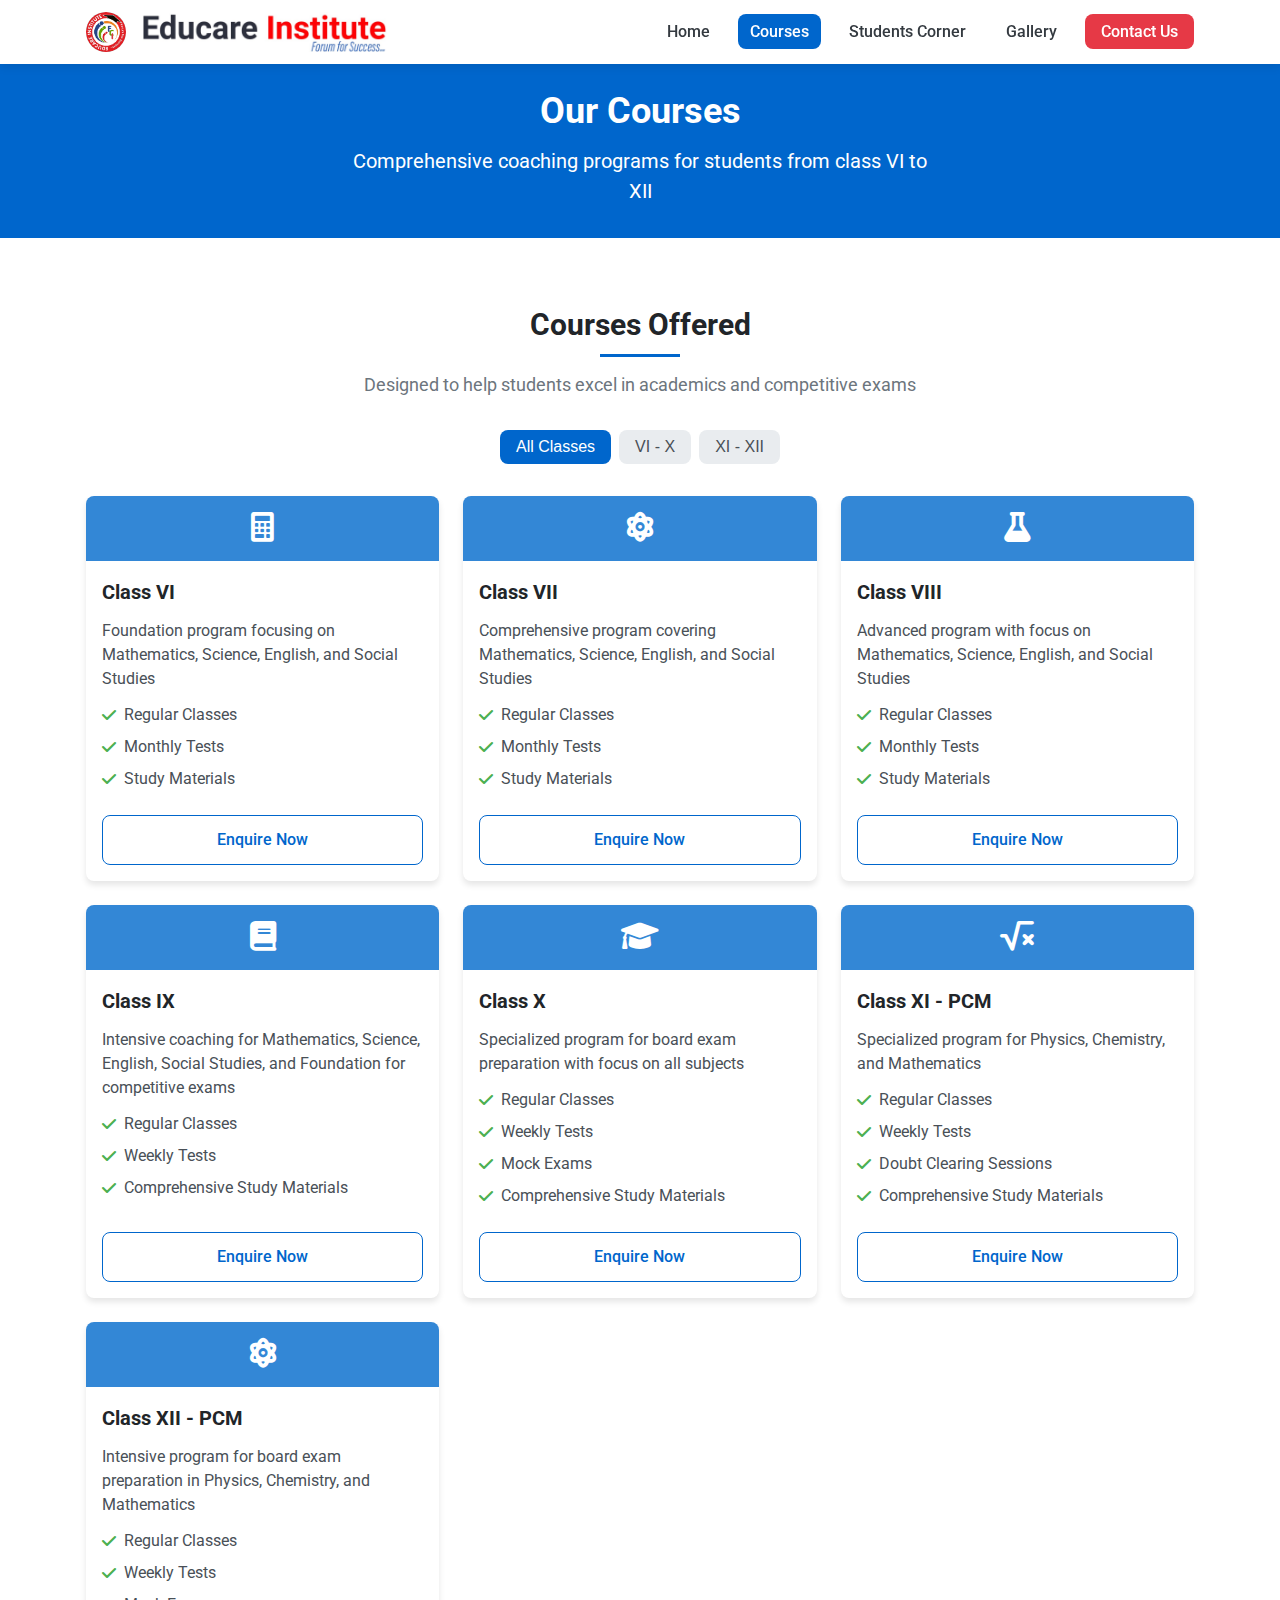
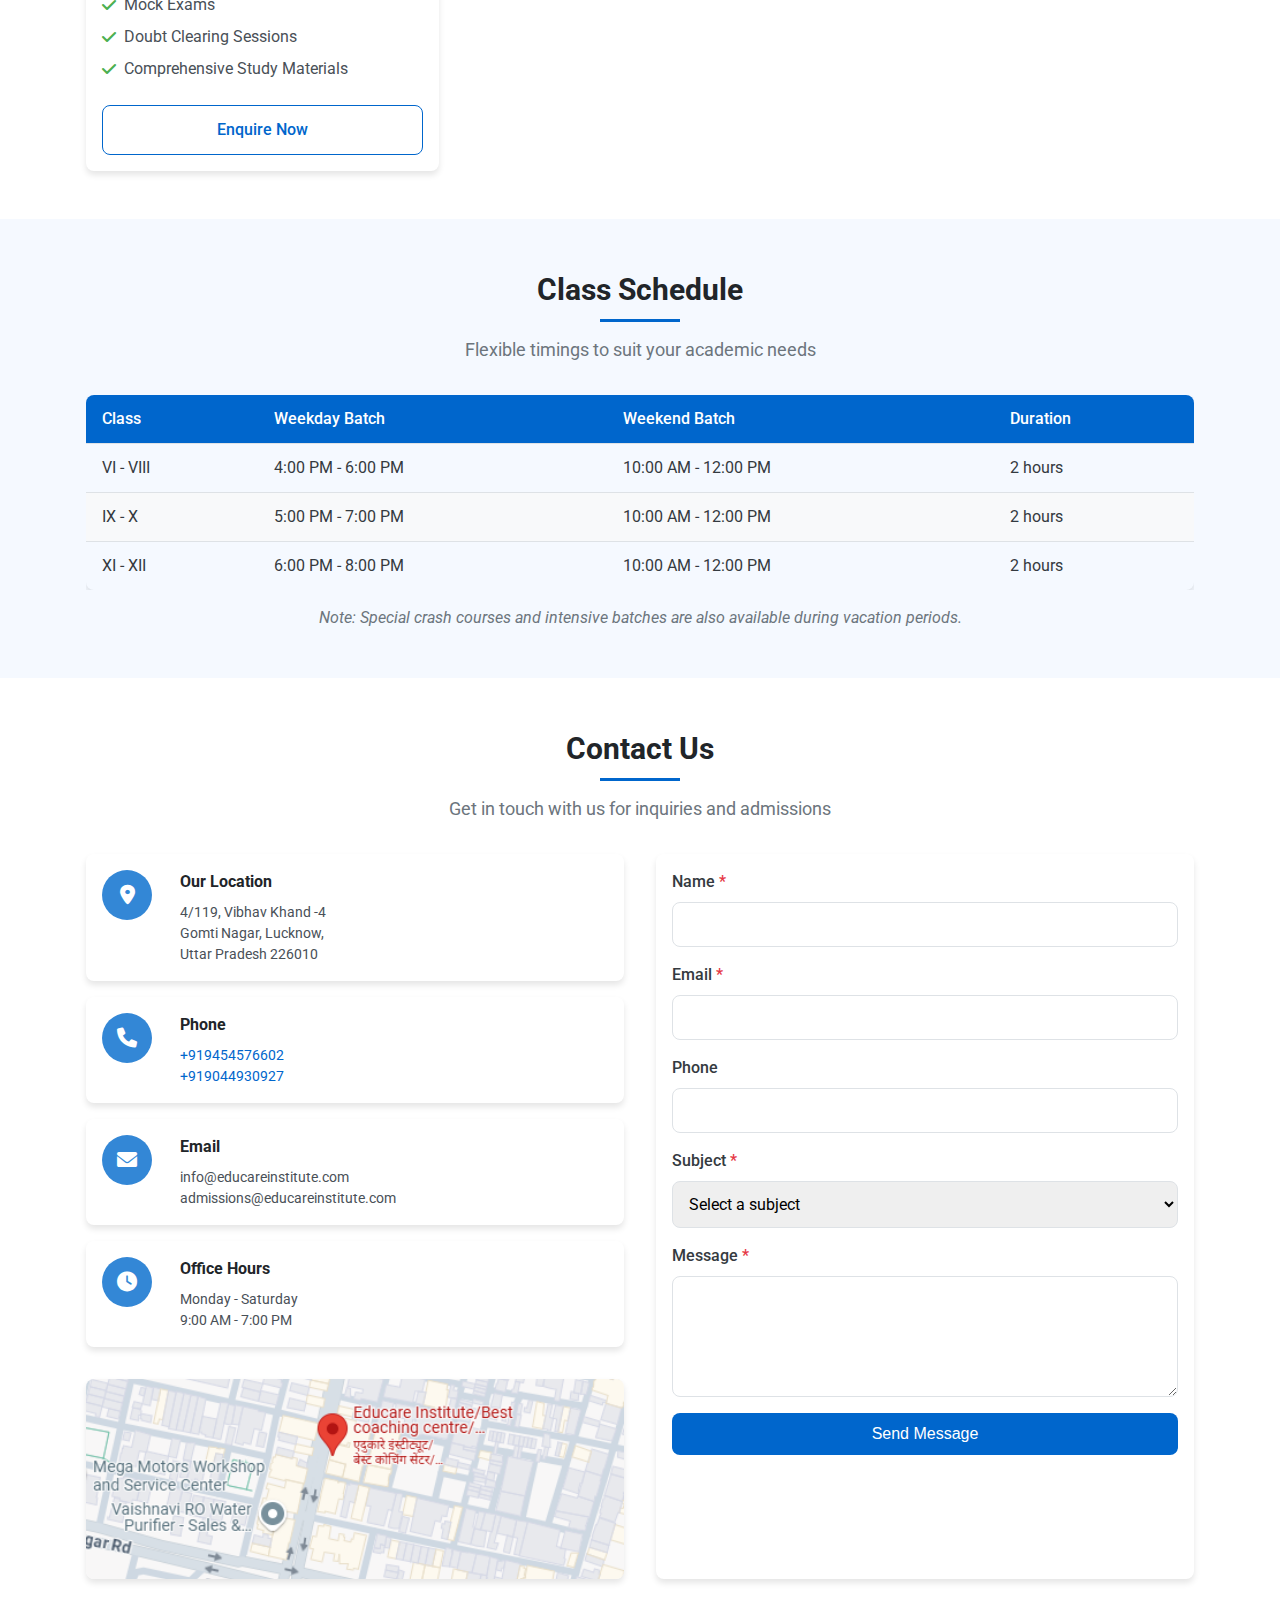
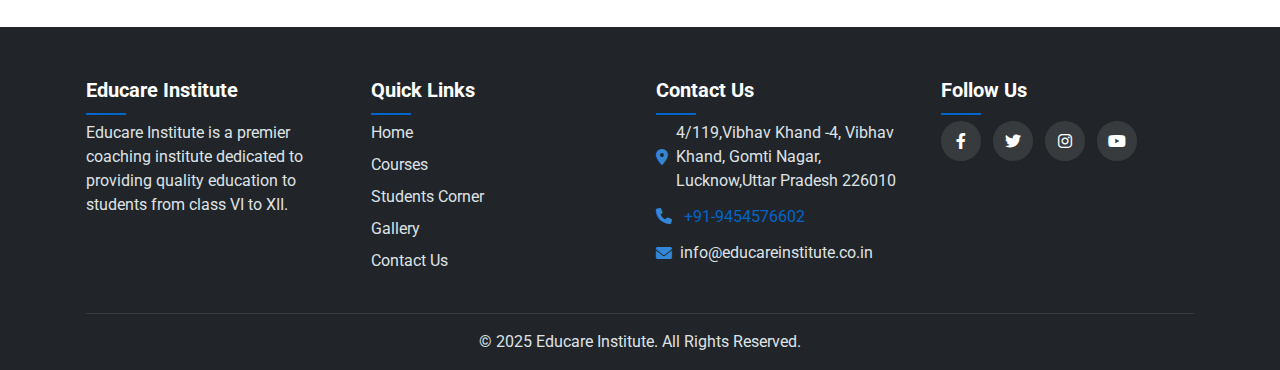
<file: courses.html>
<!DOCTYPE html>
<html lang="en">
<head>
    <meta charset="UTF-8">
    <meta name="viewport" content="width=device-width, initial-scale=1.0">
     <title>Educare Institute - Forum For Success...</title>
    <link rel="stylesheet" href="css/styles.css">
    <link rel="stylesheet" href="css/courses.css">
    <link rel="stylesheet" href="https://fonts.googleapis.com/css2?family=Roboto:wght@300;400;500;700&display=swap">
    <link rel="stylesheet" href="https://cdnjs.cloudflare.com/ajax/libs/font-awesome/6.0.0-beta3/css/all.min.css">
</head>
<body>
    <!-- Header and Navigation -->
    <header id="header" class="header">
        <div class="container">
            <div class="logo">
                <img src="images/logo.png" alt="Educare-Institute Logo" class="logo-image">
                <a href="index.html">
                     <div class="clogo">
                    <a href="#home">
                        <img src="images/company-logo.jpeg" alt="Educare Institute Logo">
                        <span></span>
                    </a>
                </div>
                </a>
            </div>
            <nav class="nav">
                <ul class="nav-list">
                    <li><a href="index.html">Home</a></li>
                    <li><a href="courses.html" class="active">Courses</a></li>
                    <li><a href="students-corner.html">Students Corner</a></li>
                    <li><a href="gallery.html">Gallery</a></li>
                    <li><a href="#contact" class="btn-nav">Contact Us</a></li>
                </ul>
                <div class="mobile-menu-btn">
                    <span></span>
                    <span></span>
                    <span></span>
                </div>
            </nav>
        </div>
    </header>

    <!-- Mobile Navigation -->
    <div class="mobile-nav">
        <ul class="mobile-nav-list">
            <li><a href="index.html">Home</a></li>
            <li><a href="courses.html" class="active">Courses</a></li>
            <li><a href="students-corner.html">Students Corner</a></li>
            <li><a href="gallery.html">Gallery</a></li>
            <li><a href="#contact" class="btn-nav">Contact Us</a></li>
        </ul>
    </div>

    <!-- Page Header -->
    <section class="page-header">
        <div class="container">
            <h1>Our Courses</h1>
            <p>Comprehensive coaching programs for students from class VI to XII</p>
        </div>
    </section>

    <!-- Courses Section -->
    <section id="courses" class="courses">
        <div class="container">
            <div class="section-header">
                <h2>Courses Offered</h2>
                <p>Designed to help students excel in academics and competitive exams</p>
            </div>
            
            <!-- Course Categories Filter -->
            <div class="course-filter">
                <button class="filter-btn active" data-filter="all">All Classes</button>
                <button class="filter-btn" data-filter="junior">VI - X</button>
                <button class="filter-btn" data-filter="senior">XI - XII</button>
            </div>
            
            <!-- Course Cards -->
            <div class="course-grid">
                <!-- Junior Classes (VI-X) -->
                <div class="course-card" data-category="junior">
                    <div class="course-icon">
                        <i class="fas fa-calculator"></i>
                    </div>
                    <div class="course-content">
                        <h3>Class VI</h3>
                        <p>Foundation program focusing on Mathematics, Science, English, and Social Studies</p>
                        <ul class="course-features">
                            <li><i class="fas fa-check"></i> Regular Classes</li>
                            <li><i class="fas fa-check"></i> Monthly Tests</li>
                            <li><i class="fas fa-check"></i> Study Materials</li>
                        </ul>
                        <a href="#contact" class="btn btn-outline">Enquire Now</a>
                    </div>
                </div>
                
                <div class="course-card" data-category="junior">
                    <div class="course-icon">
                        <i class="fas fa-atom"></i>
                    </div>
                    <div class="course-content">
                        <h3>Class VII</h3>
                        <p>Comprehensive program covering Mathematics, Science, English, and Social Studies</p>
                        <ul class="course-features">
                            <li><i class="fas fa-check"></i> Regular Classes</li>
                            <li><i class="fas fa-check"></i> Monthly Tests</li>
                            <li><i class="fas fa-check"></i> Study Materials</li>
                        </ul>
                        <a href="#contact" class="btn btn-outline">Enquire Now</a>
                    </div>
                </div>
                
                <div class="course-card" data-category="junior">
                    <div class="course-icon">
                        <i class="fas fa-flask"></i>
                    </div>
                    <div class="course-content">
                        <h3>Class VIII</h3>
                        <p>Advanced program with focus on Mathematics, Science, English, and Social Studies</p>
                        <ul class="course-features">
                            <li><i class="fas fa-check"></i> Regular Classes</li>
                            <li><i class="fas fa-check"></i> Monthly Tests</li>
                            <li><i class="fas fa-check"></i> Study Materials</li>
                        </ul>
                        <a href="#contact" class="btn btn-outline">Enquire Now</a>
                    </div>
                </div>
                
                <div class="course-card" data-category="junior">
                    <div class="course-icon">
                        <i class="fas fa-book"></i>
                    </div>
                    <div class="course-content">
                        <h3>Class IX</h3>
                        <p>Intensive coaching for Mathematics, Science, English, Social Studies, and Foundation for competitive exams</p>
                        <ul class="course-features">
                            <li><i class="fas fa-check"></i> Regular Classes</li>
                            <li><i class="fas fa-check"></i> Weekly Tests</li>
                            <li><i class="fas fa-check"></i> Comprehensive Study Materials</li>
                        </ul>
                        <a href="#contact" class="btn btn-outline">Enquire Now</a>
                    </div>
                </div>
                
                <div class="course-card" data-category="junior">
                    <div class="course-icon">
                        <i class="fas fa-graduation-cap"></i>
                    </div>
                    <div class="course-content">
                        <h3>Class X</h3>
                        <p>Specialized program for board exam preparation with focus on all subjects</p>
                        <ul class="course-features">
                            <li><i class="fas fa-check"></i> Regular Classes</li>
                            <li><i class="fas fa-check"></i> Weekly Tests</li>
                            <li><i class="fas fa-check"></i> Mock Exams</li>
                            <li><i class="fas fa-check"></i> Comprehensive Study Materials</li>
                        </ul>
                        <a href="#contact" class="btn btn-outline">Enquire Now</a>
                    </div>
                </div>
                
                <!-- Senior Classes (XI-XII) -->
                <div class="course-card" data-category="senior">
                    <div class="course-icon">
                        <i class="fas fa-square-root-alt"></i>
                    </div>
                    <div class="course-content">
                        <h3>Class XI - PCM</h3>
                        <p>Specialized program for Physics, Chemistry, and Mathematics</p>
                        <ul class="course-features">
                            <li><i class="fas fa-check"></i> Regular Classes</li>
                            <li><i class="fas fa-check"></i> Weekly Tests</li>
                            <li><i class="fas fa-check"></i> Doubt Clearing Sessions</li>
                            <li><i class="fas fa-check"></i> Comprehensive Study Materials</li>
                        </ul>
                        <a href="#contact" class="btn btn-outline">Enquire Now</a>
                    </div>
                </div>
                
                <div class="course-card" data-category="senior">
                    <div class="course-icon">
                        <i class="fas fa-atom"></i>
                    </div>
                    <div class="course-content">
                        <h3>Class XII - PCM</h3>
                        <p>Intensive program for board exam preparation in Physics, Chemistry, and Mathematics</p>
                        <ul class="course-features">
                            <li><i class="fas fa-check"></i> Regular Classes</li>
                            <li><i class="fas fa-check"></i> Weekly Tests</li>
                            <li><i class="fas fa-check"></i> Mock Exams</li>
                            <li><i class="fas fa-check"></i> Doubt Clearing Sessions</li>
                            <li><i class="fas fa-check"></i> Comprehensive Study Materials</li>
                        </ul>
                        <a href="#contact" class="btn btn-outline">Enquire Now</a>
                    </div>
                </div>
            </div>
        </div>
    </section>

    <!-- Schedule Section -->
    <section id="schedule" class="schedule">
        <div class="container">
            <div class="section-header">
                <h2>Class Schedule</h2>
                <p>Flexible timings to suit your academic needs</p>
            </div>
            <div class="schedule-table-container">
                <table class="schedule-table">
                    <thead>
                        <tr>
                            <th>Class</th>
                            <th>Weekday Batch</th>
                            <th>Weekend Batch</th>
                            <th>Duration</th>
                        </tr>
                    </thead>
                    <tbody>
                        <tr>
                            <td>VI - VIII</td>
                            <td>4:00 PM - 6:00 PM</td>
                            <td>10:00 AM - 12:00 PM</td>
                            <td>2 hours </td>
                        </tr>
                        <tr>
                            <td>IX - X</td>
                            <td>5:00 PM - 7:00 PM</td>
                            <td>10:00 AM - 12:00 PM</td>
                            <td>2 hours</td>
                        </tr>
                        <tr>
                            <td>XI - XII</td>
                            <td>6:00 PM - 8:00 PM</td>
                            <td>10:00 AM - 12:00 PM</td>
                            <td>2 hours</td>
                        </tr>
                    </tbody>
                </table>
            </div>
            <p class="schedule-note">Note: Special crash courses and intensive batches are also available during vacation periods.</p>
        </div>
    </section>

    <!-- Contact Us Section -->
    <section id="contact" class="contact">
        <div class="container">
            <div class="section-header">
                <h2>Contact Us</h2>
                <p>Get in touch with us for inquiries and admissions</p>
            </div>
            <div class="contact-container">
                <div class="contact-info">
                    <div class="contact-card">
                        <div class="contact-icon">
                            <i class="fas fa-map-marker-alt"></i>
                        </div>
                        <div class="contact-details">
                            <h3>Our Location</h3>
                            <p>4/119, Vibhav Khand -4<br>Gomti Nagar, Lucknow,</br>Uttar Pradesh 226010</p>
                        </div>
                    </div>
                    <div class="contact-card">
                        <div class="contact-icon">
                            <i class="fas fa-phone"></i>
                        </div>
                        <div class="contact-details">
                            <h3>Phone</h3> <a href = "tel:+919454576602">
                            <p>+919454576602<br></a><a href = "tel:+919044930927">+919044930927</p> </a>
                        </div>
                    </div>
                    <div class="contact-card">
                        <div class="contact-icon">
                            <i class="fas fa-envelope"></i>
                        </div>
                        <div class="contact-details">
                            <h3>Email</h3>
                            <p>info@educareinstitute.com<br>admissions@educareinstitute.com</p>
                        </div>
                    </div>
                    <div class="contact-card">
                        <div class="contact-icon">
                            <i class="fas fa-clock"></i>
                        </div>
                        <div class="contact-details">
                            <h3>Office Hours</h3>
                            <p>Monday - Saturday<br>9:00 AM - 7:00 PM</p>
                        </div>
                    </div>
                    
                    <!-- Static Map -->
                    <div class="map-container">
                        <img src="/images/map.png" alt="Map" class="static-map">
                        <div class="map-overlay">
                            <a href="https://www.google.com/maps/place/Educare+Institute%2FBest+coaching+centre%2Ftutorials+for+classes+6th+to+12th/@26.8609405,81.0175304,17z/data=!3m1!4b1!4m6!3m5!1s0x399be2ed47222fdb:0x509cd2d52ee1021c!8m2!3d26.8609405!4d81.0201107!16s%2Fg%2F11c3w5mptg?entry=ttu&g_ep=EgoyMDI1MDYxNy4wIKXMDSoASAFQAw%3D%3D" target="https://www.google.com/maps/place/Educare+Institute%2FBest+coaching+centre%2Ftutorials+for+classes+6th+to+12th/@26.8609405,81.0175304,17z/data=!3m1!4b1!4m6!3m5!1s0x399be2ed47222fdb:0x509cd2d52ee1021c!8m2!3d26.8609405!4d81.0201107!16s%2Fg%2F11c3w5mptg?entry=ttu&g_ep=EgoyMDI1MDYxNy4wIKXMDSoASAFQAw%3D%3D" class="btn btn-primary">Open in Google Maps</a>
                        </div>
                    </div>
                </div>
                
                <div class="contact-form-container">
                    <form id="contactForm" class="contact-form">
                        <div class="form-group">
                            <label for="name">Name <span class="required">*</span></label>
                            <input type="text" id="name" name="name" required>
                        </div>
                        <div class="form-group">
                            <label for="email">Email <span class="required">*</span></label>
                            <input type="email" id="email" name="email" required>
                        </div>
                        <div class="form-group">
                            <label for="phone">Phone</label>
                            <input type="tel" id="phone" name="phone">
                        </div>
                        <div class="form-group">
                            <label for="subject">Subject <span class="required">*</span></label>
                            <select id="subject" name="subject" required>
                                <option value="">Select a subject</option>
                                <option value="admission">Admission Inquiry</option>
                                <option value="course">Course Information</option>
                                <option value="fees">Fee Structure</option>
                                <option value="other">Other</option>
                            </select>
                        </div>
                        <div class="form-group">
                            <label for="message">Message <span class="required">*</span></label>
                            <textarea id="message" name="message" rows="5" required></textarea>
                        </div>
                        <button type="submit" class="btn btn-primary">Send Message</button>
                    </form>
                </div>
            </div>
        </div>
    </section>

    <!-- Footer -->
    <footer class="footer">
        <div class="container">
            <div class="footer-content">
                <div class="footer-about">
                    <h3>Educare Institute</h3>
                    <p>Educare Institute is a premier coaching institute
                        dedicated to providing quality education to students
                        from class VI to XII.</p>
                </div>
                <div class="footer-links">
                    <h3>Quick Links</h3>
                    <ul>
                        <li><a href="index.html">Home</a></li>
                        <li><a href="courses.html">Courses</a></li>
                        <li><a href="students-corner.html">Students Corner</a></li>
                        <li><a href="gallery.html">Gallery</a></li>
                        <li><a href="#contact">Contact Us</a></li>
                    </ul>
                </div>
                <div class="footer-contact">
                    <h3>Contact Us</h3>
                    <p>
                        <i class="fas fa-map-marker-alt"></i>4/119,Vibhav
                        Khand -4, Vibhav Khand, Gomti Nagar, Lucknow,Uttar
                        Pradesh 226010
                    </p>
                    <p><a href = "tel:+919454576602" style="text-decoration: none; outline: none;"><i class="fas fa-phone"></i> +91-9454576602</a></p>
                    <p>
                        <i class="fas fa-envelope"></i>
                        info@educareinstitute.co.in
                    </p>
                </div>
                <div class="footer-social">
                    <h3>Follow Us</h3>
                    <div class="social-icons">
                        <a href="#"><i class="fab fa-facebook-f"></i></a>
                        <a href="#"><i class="fab fa-twitter"></i></a>
                        <a href="#"><i class="fab fa-instagram"></i></a>
                        <a href="#"><i class="fab fa-youtube"></i></a>
                    </div>
                </div>
            </div>
            <div class="footer-bottom">
                <p>&copy; 2025 Educare Institute. All Rights Reserved.</p>
            </div>
        </div>
    </footer>

    <script src="js/main.js"></script>
    <script src="js/navigation.js"></script>
    <script src="js/courses.js"></script>
</body>
</html>
</file>
<file: css/courses.css>
/* Courses Section */
.courses {
    padding-top: var(--space-6);
}

.course-filter {
    display: flex;
    justify-content: center;
    margin-bottom: var(--space-6);
    flex-wrap: wrap;
    gap: var(--space-2);
}

.filter-btn {
    padding: var(--space-2) var(--space-4);
    background-color: var(--gray-200);
    border: none;
    border-radius: var(--border-radius);
    font-size: var(--font-size-base);
    color: var(--gray-700);
    cursor: pointer;
    transition: var(--transition);
}

.filter-btn:hover {
    background-color: var(--gray-300);
}

.filter-btn.active {
    background-color: var(--primary-color);
    color: var(--white);
}

.course-grid {
    display: grid;
    grid-template-columns: repeat(auto-fill, minmax(320px, 1fr));
    gap: var(--space-5);
}

.course-card {
    background-color: var(--white);
    border-radius: var(--border-radius);
    box-shadow: var(--box-shadow);
    overflow: hidden;
    transition: var(--transition);
    height: 100%;
    display: flex;
    flex-direction: column;
}

.course-card:hover {
    transform: translateY(-10px);
    box-shadow: 0 15px 30px rgba(0, 0, 0, 0.1);
}

.course-icon {
    background-color: var(--primary-light);
    padding: var(--space-4);
    text-align: center;
}

.course-icon i {
    font-size: var(--font-size-3xl);
    color: var(--white);
}

.course-content {
    padding: var(--space-4);
    flex-grow: 1;
    display: flex;
    flex-direction: column;
}

.course-content h3 {
    font-size: var(--font-size-xl);
    margin-bottom: var(--space-3);
    color: var(--gray-900);
}

.course-content p {
    color: var(--gray-700);
    margin-bottom: var(--space-3);
}

.course-features {
    margin-bottom: var(--space-4);
    flex-grow: 1;
}

.course-features li {
    margin-bottom: var(--space-2);
    color: var(--gray-700);
    display: flex;
    align-items: center;
}

.course-features li i {
    color: var(--success-color);
    margin-right: var(--space-2);
}

/* Schedule Section */
.schedule {
    background-color: var(--secondary-color);
    padding: var(--space-8) 0;
}

.schedule-table-container {
    overflow-x: auto;
    margin-bottom: var(--space-4);
}

.schedule-table {
    width: 100%;
    border-collapse: collapse;
    border-radius: var(--border-radius);
    overflow: hidden;
    box-shadow: var(--box-shadow);
}

.schedule-table th,
.schedule-table td {
    padding: var(--space-3) var(--space-4);
    text-align: left;
    border-bottom: 1px solid var(--gray-300);
}

.schedule-table th {
    background-color: var(--primary-color);
    color: var(--white);
    font-weight: 500;
}

.schedule-table tr:last-child td {
    border-bottom: none;
}

.schedule-table tr:nth-child(even) {
    background-color: var(--gray-100);
}

.schedule-table tr:hover {
    background-color: rgba(0, 102, 204, 0.05);
}

.schedule-note {
    text-align: center;
    color: var(--gray-600);
    font-style: italic;
}

/* Contact Section */
.contact {
    padding: var(--space-8) 0;
}

.contact-container {
    display: grid;
    grid-template-columns: 1fr 1fr;
    gap: var(--space-6);
}

.contact-info {
    display: grid;
    grid-template-columns: repeat(2, 1fr);
    gap: var(--space-4);
}

.contact-card {
    background-color: var(--white);
    padding: var(--space-4);
    border-radius: var(--border-radius);
    box-shadow: var(--box-shadow);
    display: flex;
    align-items: flex-start;
}

.contact-icon {
    width: 50px;
    height: 50px;
    background-color: var(--primary-light);
    border-radius: 50%;
    display: flex;
    justify-content: center;
    align-items: center;
    margin-right: var(--space-3);
    flex-shrink: 0;
}

.contact-icon i {
    font-size: var(--font-size-xl);
    color: var(--white);
}

.contact-details h3 {
    font-size: var(--font-size-base);
    margin-bottom: var(--space-2);
    color: var(--gray-900);
}

.contact-details p {
    font-size: var(--font-size-sm);
    color: var(--gray-700);
    line-height: 1.5;
}

.map-container {
    grid-column: span 2;
    position: relative;
    height: 250px;
    margin-top: var(--space-4);
    border-radius: var(--border-radius);
    overflow: hidden;
    box-shadow: var(--box-shadow);
}

.static-map {
    width: 100%;
    height: 100%;
    object-fit: cover;
}

.map-overlay {
    position: absolute;
    top: 0;
    left: 0;
    right: 0;
    bottom: 0;
    background-color: rgba(0, 0, 0, 0.3);
    display: flex;
    justify-content: center;
    align-items: center;
    opacity: 0;
    transition: var(--transition);
}

.map-container:hover .map-overlay {
    opacity: 1;
}

.contact-form-container {
    background-color: var(--white);
    padding: var(--space-5);
    border-radius: var(--border-radius);
    box-shadow: var(--box-shadow);
}

.contact-form {
    display: grid;
    gap: var(--space-4);
}

.form-group {
    display: flex;
    flex-direction: column;
}

.form-group label {
    margin-bottom: var(--space-2);
    font-weight: 500;
    color: var(--gray-800);
}

.form-group input,
.form-group select,
.form-group textarea {
    padding: var(--space-3);
    border: 1px solid var(--gray-300);
    border-radius: var(--border-radius);
    font-family: var(--font-family);
    font-size: var(--font-size-base);
    transition: var(--transition);
}

.form-group input:focus,
.form-group select:focus,
.form-group textarea:focus {
    outline: none;
    border-color: var(--primary-color);
    box-shadow: 0 0 0 2px rgba(0, 102, 204, 0.2);
}

/* Responsive Styles */
@media (max-width: 1200px) {
    .course-grid {
        grid-template-columns: repeat(auto-fill, minmax(300px, 1fr));
        gap: var(--space-4);
    }
}

@media (max-width: 992px) {
    .course-filter {
        gap: var(--space-3);
        margin-bottom: var(--space-5);
    }
    
    .course-grid {
        grid-template-columns: repeat(auto-fill, minmax(280px, 1fr));
    }
    
    .contact-container {
        grid-template-columns: 1fr;
        gap: var(--space-5);
    }
    
    .contact-info {
        order: 2;
        grid-template-columns: repeat(2, 1fr);
    }
    
    .contact-form-container {
        order: 1;
    }
    
    .schedule-table th,
    .schedule-table td {
        padding: var(--space-2) var(--space-3);
        font-size: var(--font-size-sm);
    }
}

@media (max-width: 768px) {
    .course-card {
        margin: 0 var(--space-2);
        border-radius: 8px;
        box-shadow: var(--box-shadow);
        overflow: hidden;
    }

    .course-icon {
        padding: 12px;
    }

    .course-icon i {
        font-size: 24px;
    }

    .course-content {
        padding: 12px;
    }

    .course-content h3 {
        font-size: 18px;
        margin-bottom: 8px;
    }

    .course-content p {
        font-size: 14px;
        margin-bottom: 8px;
    }

    .course-features li {
        font-size: 14px;
        margin-bottom: 6px;
    }

    .course-features li i {
        font-size: 14px;
        margin-right: 6px;
    }

    .course-card a,
    .course-card .btn,
    .course-card button {
        display: block;
        width: 100%;
        text-align: center;
        font-size: 14px;
        padding: 10px 14px;
        margin-top: 12px;
        border-radius: 6px;
    }

    .course-grid {
        gap: 16px;
        padding: 0 var(--space-2);
    }

    .course-filter {
        justify-content: flex-start;
        padding: 0 12px 8px;
        gap: 10px;
        overflow-x: auto;
        scrollbar-width: thin;
    }

    .filter-btn {
        font-size: 13px;
        padding: 6px 10px;
        white-space: nowrap;
    }
    

}


@media (max-width: 576px) {
    .course-filter {
        margin-bottom: var(--space-4);
    }
    
    .filter-btn {
        padding: var(--space-2) var(--space-3);
        font-size: var(--font-size-sm);
    }
    
    .course-content {
        padding: var(--space-3);
    }
    
    .course-content h3 {
        font-size: var(--font-size-lg);
    }
    
    .course-features li {
        font-size: var(--font-size-sm);
    }
    
    .contact-form-container {
        padding: var(--space-4);
    }
    
    .contact-card {
        flex-direction: column;
        text-align: center;
    }
    
    .contact-icon {
        margin-right: 0;
        margin-bottom: var(--space-2);
    }
    
    .schedule-table th,
    .schedule-table td {
        padding: var(--space-2);
        font-size: var(--font-size-sm);
    }
}

@media (max-width: 480px) {
    .course-card {
        margin: 0 var(--space-2);
        padding: var(--space-3);
        width: 100%;
        box-sizing: border-box;
    }

    .course-icon {
        padding: var(--space-3);
    }

    .course-icon i {
        font-size: 1.5rem;
    }

    .course-content {
        padding: var(--space-3);
    }

    .course-content h3 {
        font-size: var(--font-size-base);
    }

    .course-content p {
        font-size: var(--font-size-sm);
        line-height: 1.4;
    }

    .course-features li {
        font-size: var(--font-size-sm);
        align-items: flex-start;
    }

    .course-features li i {
        font-size: 14px;
        margin-top: 3px;
    }

    .btn {
        font-size: var(--font-size-sm);
        padding: var(--space-2) var(--space-3);
    }

    .course-grid {
        padding-bottom: var(--space-5);
    }
}



/* Global fix for overflow on mobile */
body {
  overflow-x: hidden;
}

/* Container fix */
.container,
.contact,
.schedule,
.contact-form-container {
  width: 100%;
  box-sizing: border-box;
  padding-left: 1rem;
  padding-right: 1rem;
}

/* Contact section fix */
.contact-form-container {
  max-width: 100%;
  margin: 0 auto;
  padding: 1rem;
}

/* Fix flex layout breaking */
.contact-card {
  flex-direction: row;
  flex-wrap: wrap;
  gap: 1rem;
  width: 100%;
}

/* Form responsiveness */
.contact-form input,
.contact-form select,
.contact-form textarea {
  width: 100%;
  box-sizing: border-box;
}

/* Contact Info fix */
.contact-info {
  display: flex;
  flex-direction: column;
  gap: 1rem;
}

/* Map container fix */
.map-container {
  width: 100%;
  height: 200px;
  box-sizing: border-box;
  margin-top: 1rem;
}
</file>
<file: css/styles.css>
/* Base Styles and Resets */
:root {
    /* Color System */
    --primary-color: #0066cc;
    --primary-light: #3387d6;
    --primary-dark: #004c99;
    --secondary-color: #f5f9ff;
    --accent-color: #e63946;
    --accent-hover: #d32836;
    --success-color: #4caf50;
    --warning-color: #ff9800;
    --error-color: #f44336;
    
    /* Neutral Colors */
    --white: #ffffff;
    --gray-100: #f8f9fa;
    --gray-200: #e9ecef;
    --gray-300: #dee2e6;
    --gray-400: #ced4da;
    --gray-500: #adb5bd;
    --gray-600: #6c757d;
    --gray-700: #495057;
    --gray-800: #343a40;
    --gray-900: #212529;
    --black: #000000;
    
    /* Typography */
    --font-family: 'Roboto', sans-serif;
    --font-size-base: 1rem;
    --font-size-sm: 0.875rem;
    --font-size-lg: 1.125rem;
    --font-size-xl: 1.25rem;
    --font-size-2xl: 1.5rem;
    --font-size-3xl: 1.875rem;
    --font-size-4xl: 2.25rem;
    --font-size-5xl: 3rem;
    
    /* Spacing */
    --space-1: 0.25rem;  /* 4px */
    --space-2: 0.5rem;   /* 8px */
    --space-3: 0.75rem;  /* 12px */
    --space-4: 1rem;     /* 16px */
    --space-5: 1.5rem;   /* 24px */
    --space-6: 2rem;     /* 32px */
    --space-7: 2.5rem;   /* 40px */
    --space-8: 3rem;     /* 48px */
    --space-9: 4rem;     /* 64px */
    --space-10: 5rem;    /* 80px */
    
    /* Other */
    --border-radius-sm: 0.25rem;
    --border-radius: 0.5rem;
    --border-radius-lg: 1rem;
    --box-shadow: 0 4px 6px rgba(0, 0, 0, 0.1);
    --box-shadow-lg: 0 10px 15px rgba(0, 0, 0, 0.1);
    --transition: all 0.3s ease;
}

* {
    margin: 0;
    padding: 0;
    box-sizing: border-box;
}

html {
    scroll-behavior: smooth;
}

body {
    font-family: var(--font-family);
    font-size: var(--font-size-base);
    line-height: 1.5;
    color: var(--gray-800);
    background-color: var(--white);
    min-height: 100vh;
    display: flex;
    flex-direction: column;
}

img {
    max-width: 100%;
    height: auto;
}

a {
    color: var(--primary-color);
    text-decoration: none;
    transition: var(--transition);
}

a:hover {
    color: var(--primary-dark);
}

ul {
    list-style: none;
}

/* Container */
.container {
    width: 100%;
    max-width: 1200px;
    margin: 0 auto;
    padding: 0 var(--space-4);
}

/* Section Styles */
section {
    padding: var(--space-8) 0;
}

.section-header {
    text-align: center;
    margin-bottom: var(--space-6);
}

.section-header h2 {
    font-size: var(--font-size-3xl);
    font-weight: 700;
    color: var(--gray-900);
    margin-bottom: var(--space-2);
    position: relative;
    display: inline-block;
}

.section-header h2::after {
    content: '';
    position: absolute;
    bottom: -10px;
    left: 50%;
    transform: translateX(-50%);
    width: 80px;
    height: 3px;
    background-color: var(--primary-color);
}

.section-header p {
    font-size: var(--font-size-lg);
    color: var(--gray-600);
    max-width: 600px;
    margin: var(--space-4) auto 0;
}

/* Header and Navigation */
.header {
    position: fixed;
    top: 0;
    left: 0;
    right: 0;
    padding: var(--space-3) 0;
    background-color: var(--white);
    box-shadow: 0 2px 10px rgba(0, 0, 0, 0.1);
    z-index: 1000;
    transition: var(--transition);
}

.header.scrolled {
    background-color: var(--white);
    box-shadow: 0 2px 10px rgba(0, 0, 0, 0.1);
    padding: var(--space-3) 0;
}

.header .container {
    display: flex;
    justify-content: space-between;
    align-items: center;
}

.logo {
    font-size: var(--font-size-2xl);
    font-weight: 700;
    display: flex;
    align-items: center;
    gap: var(--space-2);
    line-height: 1;
}

.logo-image {
    width: 40px;
    height: 40px;
    border-radius: 50%;
    /* object-fit: cover; */
    flex-shrink: 0;
}

.logo-text {
    color: var(--gray-900);
    transition: var(--transition);
}

.logo .accent {
    color: var(--accent-color);
}

.clogo {
    display: flex;
    align-items: center;
}

.clogo a {
    display: flex;
    align-items: center;
    color: hsl(var(--text-color));
    font-weight: 700;
    font-size: 1.5rem;
    font-family: var(--heading-font);
}

.clogo img {
    height: 40px;
    width: auto;
    margin-right: 0.5rem;
    object-fit: contain;
    border-radius: 4px;
}

.nav-list {
    display: flex;
    align-items: center;
}

.nav-list li {
    margin-left: var(--space-4);
}

.nav-list a {
    color: var(--gray-800);
    font-weight: 500;
    padding: var(--space-2) var(--space-3);
    border-radius: var(--border-radius);
    transition: var(--transition);
}

.nav-list a:hover,
.nav-list a.active {
    color: var(--white);
    background-color: var(--primary-color);
}

.btn-nav {
    background-color: var(--accent-color);
    color: var(--white) !important;
    padding: var(--space-2) var(--space-4) !important;
    border-radius: var(--border-radius);
    transition: var(--transition);
}

.btn-nav:hover {
    background-color: var(--accent-hover);
}

.mobile-menu-btn {
    display: none;
    flex-direction: column;
    justify-content: space-between;
    width: 30px;
    height: 21px;
    cursor: pointer;
}

.mobile-menu-btn span {
    display: block;
    height: 3px;
    width: 100%;
    background-color: var(--gray-800);
    border-radius: 3px;
    transition: var(--transition);
}

.mobile-menu-btn.active span:nth-child(1) {
    transform: rotate(45deg) translate(5px, 6px);
}

.mobile-menu-btn.active span:nth-child(2) {
    opacity: 0;
}

.mobile-menu-btn.active span:nth-child(3) {
    transform: rotate(-45deg) translate(5px, -6px);
}

.mobile-nav {
    position: fixed;
    top: 70px;
    left: 0;
    right: 0;
    background-color: var(--white);
    box-shadow: 0 4px 6px rgba(0, 0, 0, 0.1);
    padding: var(--space-4) 0;
    z-index: 999;
    transform: translateY(-100%);
    transition: transform 0.3s ease;
    display: none;
    max-height: calc(100vh - 70px);
    overflow-y: auto;
    visibility: hidden;
    opacity: 0;
}

.mobile-nav.active {
    transform: translateY(0);
    visibility: visible;
    opacity: 1;
}

.mobile-nav-list li {
    padding: var(--space-3) var(--space-4);
    border-bottom: 1px solid var(--gray-200);
}

.mobile-nav-list li:last-child {
    border-bottom: none;
}

.mobile-nav-list a {
    color: var(--gray-800);
    font-weight: 500;
    display: block;
    padding: var(--space-2) 0;
    transition: var(--transition);
}

.mobile-nav-list a.active,
.mobile-nav-list a:hover {
    color: var(--primary-color);
}

/* Touch-friendly tap targets */
@media (max-width: 768px) {
    .mobile-nav-list a {
        min-height: 44px;
        display: flex;
        align-items: center;
    }
    
    .btn-nav {
        min-height: 44px;
        display: flex;
        align-items: center;
        justify-content: center;
    }
}

/* Page Header (for inner pages) */
.page-header {
    background-color: var(--primary-color);
    padding: var(--space-9) 0 var(--space-6);
    margin-top: 20px;
    margin-bottom: var(--space-6);
    text-align: center;
    color: var(--white);
}

.page-header h1 {
    font-size: var(--font-size-4xl);
    font-weight: 700;
    margin-bottom: var(--space-2);
}

.page-header p {
    font-size: var(--font-size-xl);
    max-width: 600px;
    margin: 0 auto;
}

/* Buttons */
.btn {
    display: inline-block;
    font-weight: 500;
    text-align: center;
    vertical-align: middle;
    cursor: pointer;
    padding: var(--space-3) var(--space-5);
    font-size: var(--font-size-base);
    border-radius: var(--border-radius);
    transition: var(--transition);
    border: none;
}

.btn-primary {
    background-color: var(--primary-color);
    color: var(--white);
}

.btn-primary:hover {
    background-color: var(--primary-dark);
    color: var(--white);
}

.btn-secondary {
    background-color: var(--white);
    color: var(--primary-color);
    border: 1px solid var(--primary-color);
}

.btn-secondary:hover {
    background-color: var(--secondary-color);
}

.btn-accent {
    background-color: var(--accent-color);
    color: var(--white);
}

.btn-accent:hover {
    background-color: var(--accent-hover);
    color: var(--white);
}

.btn-outline {
    background-color: transparent;
    border: 1px solid var(--primary-color);
    color: var(--primary-color);
}

.btn-outline:hover {
    background-color: var(--primary-color);
    color: var(--white);
}

.btn-sm {
    padding: var(--space-2) var(--space-3);
    font-size: var(--font-size-sm);
}

/* Footer */
.footer {
    background-color: var(--gray-900);
    color: var(--gray-300);
    padding: var(--space-8) 0 var(--space-4);
    margin-top: auto;
}

.footer-content {
    display: grid;
    grid-template-columns: repeat(4, 1fr);
    gap: var(--space-6);
}

.footer h3 {
    color: var(--white);
    font-size: var(--font-size-xl);
    margin-bottom: var(--space-4);
    position: relative;
}

.footer h3::after {
    content: '';
    position: absolute;
    bottom: -10px;
    left: 0;
    width: 40px;
    height: 2px;
    background-color: var(--primary-color);
}

.footer-about p {
    margin-bottom: var(--space-4);
}

.footer-links ul li {
    margin-bottom: var(--space-2);
}

.footer-links ul li a {
    color: var(--gray-300);
    transition: var(--transition);
}

.footer-links ul li a:hover {
    color: var(--primary-light);
}

.footer-contact p {
    margin-bottom: var(--space-3);
    display: flex;
    align-items: center;
}

.footer-contact p i {
    margin-right: var(--space-2);
    color: var(--primary-light);
}

.social-icons {
    display: flex;
    gap: var(--space-3);
}

.social-icons a {
    display: flex;
    justify-content: center;
    align-items: center;
    width: 40px;
    height: 40px;
    background-color: rgba(255, 255, 255, 0.1);
    border-radius: 50%;
    color: var(--white);
    transition: var(--transition);
}

.social-icons a:hover {
    background-color: var(--primary-color);
}

.footer-bottom {
    margin-top: var(--space-6);
    padding-top: var(--space-4);
    text-align: center;
    border-top: 1px solid rgba(255, 255, 255, 0.1);
}

/* Utilities */
.highlight {
    color: var(--accent-color);
}

.text-center {
    text-align: center;
}

.hidden {
    display: none !important;
}

.required {
    color: var(--accent-color);
}

/* Responsive utilities */
.d-block {
    display: block !important;
}

.d-flex {
    display: flex !important;
}

.flex-wrap {
    flex-wrap: wrap !important;
}

.justify-center {
    justify-content: center !important;
}

.align-center {
    align-items: center !important;
}

.w-100 {
    width: 100% !important;
}

/* Mobile-specific utilities */
@media (max-width: 768px) {
    .mobile-hidden {
        display: none !important;
    }
    
    .mobile-text-center {
        text-align: center !important;
    }
    
    .mobile-w-100 {
        width: 100% !important;
    }
    
    .mobile-mb-3 {
        margin-bottom: var(--space-3) !important;
    }
}

/* Desktop-specific utilities */
@media (min-width: 769px) {
    .desktop-hidden {
        display: none !important;
    }
}

/* Accessibility improvements */
@media (prefers-reduced-motion: reduce) {
    * {
        animation-duration: 0.01ms !important;
        animation-iteration-count: 1 !important;
        transition-duration: 0.01ms !important;
    }
}

/* High contrast mode support */
@media (prefers-contrast: high) {
    :root {
        --primary-color: #0052cc;
        --accent-color: #cc0000;
        --gray-600: #404040;
        --gray-700: #303030;
        --gray-800: #202020;
        --gray-900: #000000;
    }
}

/* Responsive Styles */
@media (max-width: 1440px) {
    .container {
        max-width: 1140px;
    }
}

@media (max-width: 1200px) {
    .container {
        max-width: 960px;
    }
    
    .footer-content {
        grid-template-columns: repeat(2, 1fr);
        gap: var(--space-5);
    }
}

@media (max-width: 992px) {
    .container {
        max-width: 720px;
        padding: 0 var(--space-5);
    }
    
    .nav-list {
        display: none;
    }
    
    .mobile-menu-btn {
        display: flex;
    }
    
    .mobile-nav {
        display: block;
    }
    
    .section-header h2 {
        font-size: var(--font-size-2xl);
    }
    
    .section-header p {
        font-size: var(--font-size-base);
    }
    
    section {
        padding: var(--space-6) 0;
    }
    
    .page-header {
        padding: var(--space-7) 0 var(--space-5);
    }
    
    .page-header h1 {
        font-size: var(--font-size-3xl);
    }
}

@media (max-width: 768px) {
    .container {
        max-width: 540px;
        padding: 0 var(--space-4);
    }
    
    .header {
        padding: var(--space-2) 0;
    }
    
    .header.scrolled {
        padding: var(--space-2) 0;
    }
    
    .mobile-nav {
        top: 60px;
        transform: translateY(-110%);
    }
    
    .mobile-nav.active {
        transform: translateY(0);
    }
    
    .btn {
        padding: var(--space-2) var(--space-4);
        font-size: var(--font-size-sm);
    }
    
    .footer-content {
        grid-template-columns: 1fr;
        gap: var(--space-4);
        text-align: center;
    }
    
    .footer h3::after {
        left: 50%;
        transform: translateX(-50%);
    }
    
    .social-icons {
        justify-content: center;
    }
}

@media (max-width: 576px) {
    .container {
        padding: 0 var(--space-3);
    }
    
    .section-header h2 {
        font-size: var(--font-size-xl);
    }
    
    .section-header h2::after {
        width: 60px;
    }
    
    .page-header {
        padding: var(--space-6) 0 var(--space-4);
    }
    
    .page-header h1 {
        font-size: var(--font-size-2xl);
    }
    
    .page-header p {
        font-size: var(--font-size-base);
    }
    
    .btn {
        width: 100%;
        margin-bottom: var(--space-2);
    }
    
    .btn:last-child {
        margin-bottom: 0;
    }
}

@media (max-width: 480px) {
    .container {
        padding: 0 var(--space-2);
    }
    
    .logo {
        font-size: var(--font-size-xl);
    }
    
    .logo {
        font-size: var(--font-size-xl);
        gap: var(--space-1);
    }
    
    .logo-image {
        width: 32px;
        height: 32px;
    }
    
    .section-header h2 {
        font-size: var(--font-size-lg);
    }
    
    section {
        padding: var(--space-5) 0;
    }
}
</file>
